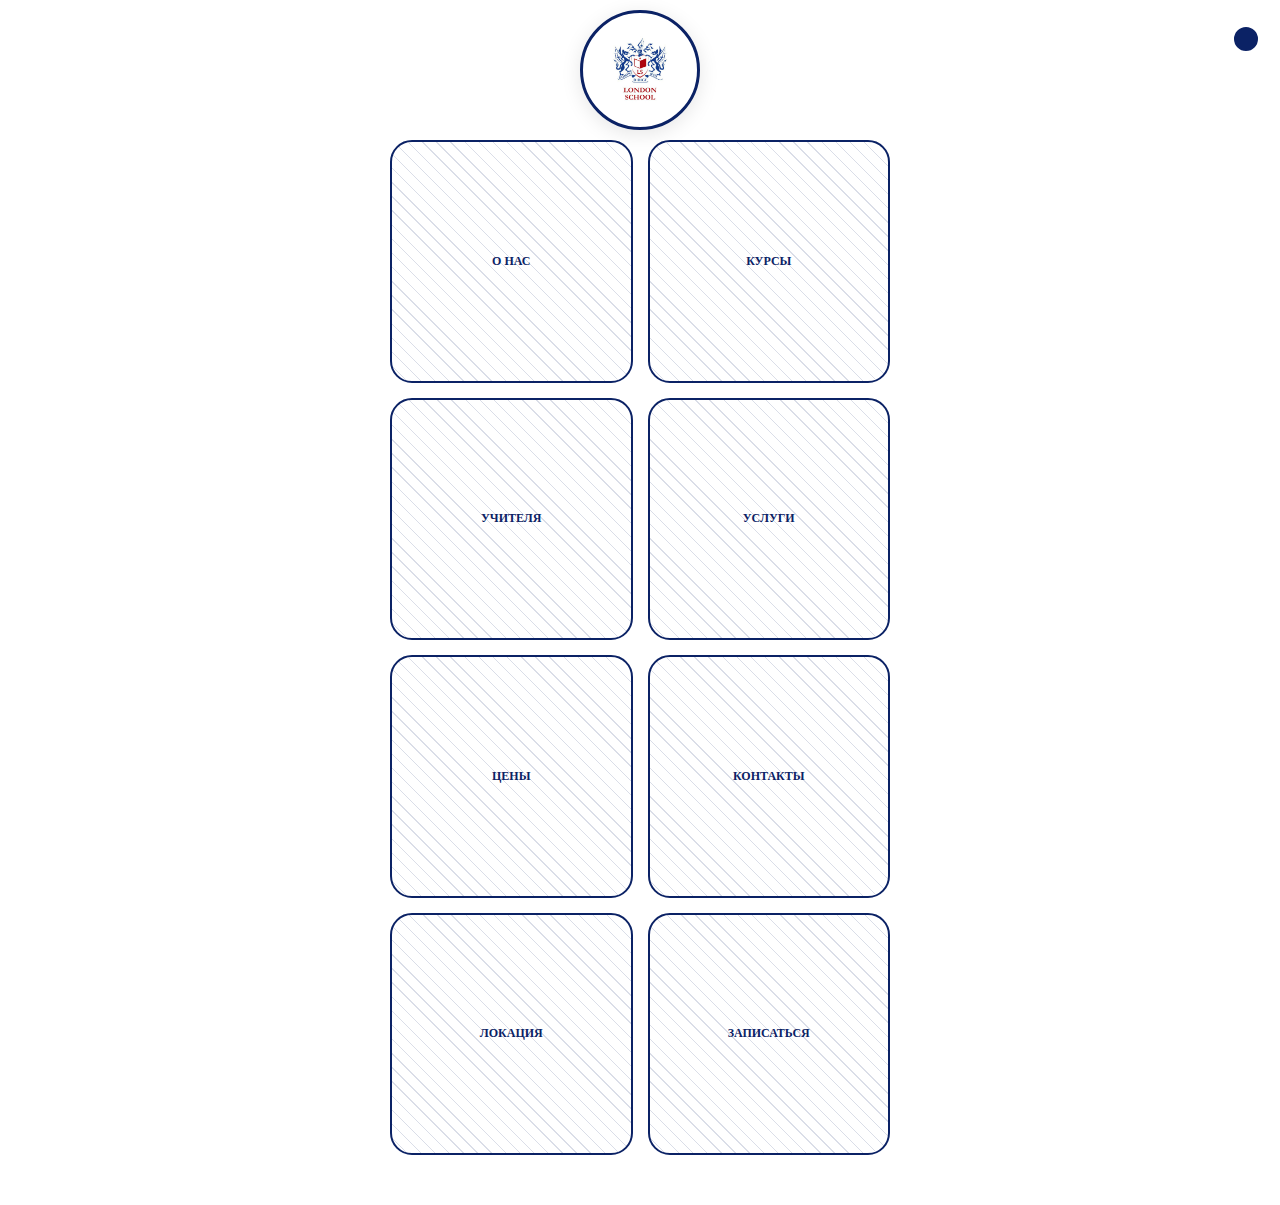
<file: index.html>
<!DOCTYPE html>
<html lang="ru">
<head>
    <link rel="stylesheet" href="style.css">
    <meta charset="UTF-8">
    <meta name="viewport" content="width=device-width, initial-scale=1.0, maximum-scale=1.0, user-scalable=no">
    <title>London School</title>
    <script src="https://telegram.org/js/telegram-web-app.js"></script>
</head>
<body>
    <header class="header-wrapper">
        <div class="island" id="island">
            <img src="logo.jpg" style="width:75%; border-radius:50%;" class="logo-img">
            <div class="island-content">
                <img src="logo.jpg" style="width: 34px; height: 34px; border-radius: 50%;">
                <div class="island-text">LONDON<br>SCHOOL</div>
                <button class="theme-toggle" onclick="toggleTheme(event)"></button>
            </div>
        </div>
        <button class="theme-toggle external-btn" onclick="toggleTheme(event)"></button>
    </header>
    <main class="grid">
        <div class="card" onclick="handleCardClick('О нас')"><div class="card-pattern"></div><h2>О нас</h2></div>
        <div class="card" onclick="handleCardClick('Курсы')"><div class="card-pattern"></div><h2>Курсы</h2></div>
        <div class="card" onclick="handleCardClick('Учителя')"><div class="card-pattern"></div><h2>Учителя</h2></div>
        <div class="card" onclick="window.location.href='services.html'"><div class="card-pattern"></div><h2>Услуги</h2></div>
        <div class="card" onclick="handleCardClick('Цены')"><div class="card-pattern"></div><h2>Цены</h2></div>
        <div class="card" onclick="handleCardClick('Контакты')"><div class="card-pattern"></div><h2>Контакты</h2></div>
        <div class="card" onclick="handleCardClick('Гео-позиция')"><div class="card-pattern"></div><h2>Локация</h2></div>
        <div class="card" onclick="handleCardClick('Записаться')"><div class="card-pattern"></div><h2>Записаться</h2></div>
    </main>
    <script>
        const tg = window.Telegram.WebApp;
        const island = document.getElementById('island');
        const body = document.body;

        const savedTheme = localStorage.getItem('theme');

        if (!savedTheme) {
            localStorage.setItem('theme', 'light');
        }

        if (savedTheme === 'dark') {
            body.setAttribute('data-theme', 'dark');
        }

        // --- НОВЫЙ КОД ДЛЯ ФИКСА СКРОЛЛА ---
        // 1. Принудительно кидаем страницу в самый верх
        window.scrollTo(0, 0);
        
        setTimeout(() => {
            body.classList.remove('no-scroll');
        }, 1800);
        // -----------------------------------

        window.addEventListener('scroll', () => {
            if (window.scrollY > 35) {
                island.classList.add('active');
                body.classList.add('is-scrolled');
            } else {
                island.classList.remove('active');
                body.classList.remove('is-scrolled');
            }
        });

        function toggleTheme(e) {
            e.preventDefault();
            if (tg.HapticFeedback) tg.HapticFeedback.impactOccurred('medium');
            
            if (body.getAttribute('data-theme') === 'dark') {
                body.removeAttribute('data-theme');
                localStorage.setItem('theme', 'light'); // Сохраняем светлую
            } else {
                body.setAttribute('data-theme', 'dark');
                localStorage.setItem('theme', 'dark');  // Сохраняем темную
            }
        }

        function handleCardClick(name) {
            if (tg.HapticFeedback) {
                tg.HapticFeedback.impactOccurred('light');
            }
            setTimeout(() => {
                console.log("Переход в раздел: " + name);
            }, 100);
        }
    </script>
</body>
</html>
</file>
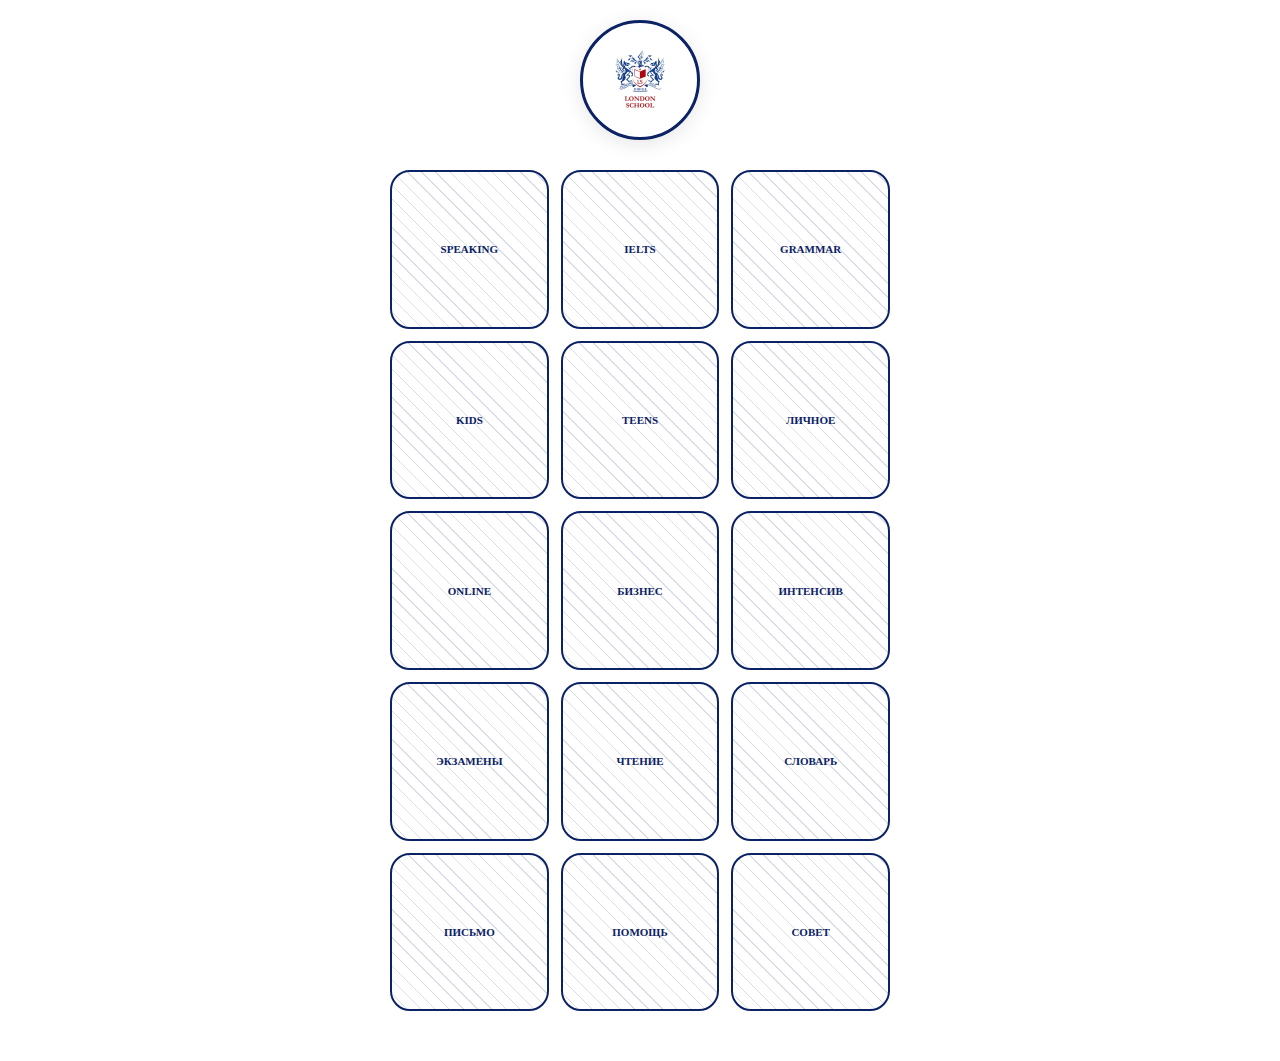
<file: services.html>
<!DOCTYPE html>
<html lang="ru">
<head>
    <meta charset="UTF-8">
    <meta name="viewport" content="width=device-width, initial-scale=1.0, maximum-scale=1.0, user-scalable=no">
    <title>London School - Услуги</title>
    <link rel="stylesheet" href="services.css">
    <script src="https://telegram.org/js/telegram-web-app.js"></script>
</head>
<body>

    <header class="header-wrapper">
        <div class="island" id="island">
            <div class="island-logo">
                <img src="logo.jpg" alt="logo" style="width: 80px; height: 80px; object-fit: contain;">
            </div>

            <div class="island-content">
                <button class="control-btn" onclick="window.location.href='index.html'">
                    <svg viewBox="0 0 24 24"><path d="M20,11V13H8L13.5,18.5L12.08,19.92L4.16,12L12.08,4.08L13.5,5.5L8,11H20Z" /></svg>
                </button>
                
                <div class="island-text">Услуги</div>
                
                <button class="control-btn theme-toggle" onclick="toggleTheme(event)">
                    <svg viewBox="0 0 24 24" style="width:14px; height:14px;"><circle cx="12" cy="12" r="9" fill="none" stroke="currentColor" stroke-width="2"/></svg>
                </button>
            </div>
        </div>
    </header>

    <main class="grid">
        <div class="card" onclick="handleCardClick('Speaking')"><div class="card-pattern"></div><h2>Speaking</h2></div>
        <div class="card" onclick="handleCardClick('IELTS')"><div class="card-pattern"></div><h2>IELTS</h2></div>
        <div class="card" onclick="handleCardClick('Grammar')"><div class="card-pattern"></div><h2>Grammar</h2></div>
        <div class="card" onclick="handleCardClick('Kids')"><div class="card-pattern"></div><h2>Kids</h2></div>
        <div class="card" onclick="handleCardClick('Teens')"><div class="card-pattern"></div><h2>Teens</h2></div>
        <div class="card" onclick="handleCardClick('Individual')"><div class="card-pattern"></div><h2>ЛИЧНОЕ</h2></div>
        <div class="card" onclick="handleCardClick('Online')"><div class="card-pattern"></div><h2>ONLINE</h2></div>
        <div class="card" onclick="handleCardClick('Business')"><div class="card-pattern"></div><h2>БИЗНЕС</h2></div>
        <div class="card" onclick="handleCardClick('Intensive')"><div class="card-pattern"></div><h2>ИНТЕНСИВ</h2></div>
        <div class="card" onclick="handleCardClick('Exams')"><div class="card-pattern"></div><h2>ЭКЗАМЕНЫ</h2></div>
        <div class="card" onclick="handleCardClick('Reading')"><div class="card-pattern"></div><h2>ЧТЕНИЕ</h2></div>
        <div class="card" onclick="handleCardClick('Vocab')"><div class="card-pattern"></div><h2>СЛОВАРЬ</h2></div>
        <div class="card" onclick="handleCardClick('Writing')"><div class="card-pattern"></div><h2>ПИСЬМО</h2></div>
        <div class="card" onclick="handleCardClick('Support')"><div class="card-pattern"></div><h2>ПОМОЩЬ</h2></div>
        <div class="card" onclick="handleCardClick('Consult')"><div class="card-pattern"></div><h2>СОВЕТ</h2></div>
    </main>

    <script>
        const tg = window.Telegram.WebApp;
        const body = document.body;
        const island = document.getElementById('island');

        const savedTheme = localStorage.getItem('theme') || 'light';
        if (savedTheme === 'dark') body.setAttribute('data-theme', 'dark');

        window.onload = () => {
            setTimeout(() => {
                island.classList.add('active');
            }, 800);
        };

        function toggleTheme(e) {
            e.preventDefault();
            if (tg.HapticFeedback) tg.HapticFeedback.impactOccurred('medium');
            
            if (body.getAttribute('data-theme') === 'dark') {
                body.removeAttribute('data-theme');
                localStorage.setItem('theme', 'light');
            } else {
                body.setAttribute('data-theme', 'dark');
                localStorage.setItem('theme', 'dark');
            }
        }

        function goBack() {
            if (tg.HapticFeedback) tg.HapticFeedback.impactOccurred('light');
            window.history.back();
        }

        function handleCardClick(name) {
            if (tg.HapticFeedback) tg.HapticFeedback.impactOccurred('light');
            console.log("Раздел: " + name);
        }

        tg.ready();
    </script>
</body>

</html>
</file>
<file: style.css>
html, body {
    overflow-anchor: none; 
}

:root {
    --bg-color: #ffffff;
    --logo-blue: #0b2265; 
    --logo-red: #8b0000;
    --text-color: #0b2265;
    --card-border: #0b2265;
    --pattern-color: #0b2265;
    --btn-toggle-bg: #0b2265;
}

[data-theme="dark"] {
    --bg-color: #0b2265;
    --text-color: #ffffff;
    --card-border: #ffffff;
    --pattern-color: #ffffff;
    --btn-toggle-bg: #ffffff;
}

* {
    box-sizing: border-box;
    margin: 0; padding: 0;
    -webkit-tap-highlight-color: transparent;
    user-select: none;
}

body {
    background-color: var(--bg-color);
    color: var(--text-color);
    transition: background-color 0.4s ease;
    min-height: 100vh;
    display: flex;
    flex-direction: column;
    align-items: center;
    padding: 0 15px 50px;
    font-family: -apple-system, BlinkMacSystemFont, 'Segoe UI', Roboto, sans-serif;
}

@keyframes slideUpFade {
    0% {
        opacity: 0;
        transform: translateY(60px);
    }
    100% {
        opacity: 1;
        transform: translateY(0);
    }
}

@keyframes slideUpFadeBtn {
    0% {
        opacity: 0;
        transform: translateY(60px) scale(1);
    }
    100% {
        opacity: 1;
        transform: translateY(0) scale(1);
    }
}

.header-wrapper {
    position: sticky;
    top: 0;
    width: 100%;
    height: 140px;
    z-index: 2000;
    display: flex;
    justify-content: center;
    align-items: center;
    pointer-events: none;
}

.island {
    position: absolute;
    width: 120px;
    height: 120px;
    background-color: #ffffff;
    border: 3px solid #0b2265;
    border-radius: 60px;
    display: flex;
    align-items: center;
    justify-content: center;
    transition: all 0.5s cubic-bezier(0.18, 0.89, 0.32, 1.28);
    pointer-events: auto;
    will-change: width, height, top;
    box-shadow: 0 4px 20px rgba(0,0,0,0.1);
    animation: slideUpFade 0.6s cubic-bezier(0.18, 0.89, 0.32, 1.28) backwards;
}

.island.active {
    width: 300px;
    height: 56px;
    border-radius: 28px;
    padding: 0 16px;
    top: 25px;
}

.island-content {
    display: none;
    width: 100%;
    align-items: center;
    justify-content: space-between;
}

.island.active .logo-img { display: none; }
.island.active .island-content { display: flex; }

.island-text {
    color: var(--logo-red);
    font-family: "Times New Roman", Times, serif;
    font-weight: bold;
    font-size: 13px;
    text-align: center;
    line-height: 1.1;
    text-transform: uppercase;
    letter-spacing: 1px;
}

.theme-toggle {
    width: 28px;
    height: 28px;
    border-radius: 50%;
    background-color: var(--btn-toggle-bg) !important;
    border: none;
    cursor: pointer;
    transition: background-color 0.3s ease, transform 0.2s ease, opacity 0.2s ease;
    outline: none;
    -webkit-appearance: none;
    box-shadow: none;
}

[data-theme="dark"] .island .theme-toggle {
    border: 2px solid #0b2265;
}

.theme-toggle:hover {
    transform: scale(1.1);
}

.theme-toggle:active {
    transform: scale(0.9);
}

.external-btn {
    position: fixed;
    top: 25px;
    right: 20px;
    z-index: 1100;
    pointer-events: auto;
    border: 2.5px solid var(--bg-color);
    opacity: 1;
    transition: opacity 0.3s ease, transform 0.3s ease;
    animation: slideUpFadeBtn 0.5s ease-out 1.2s backwards;
}

body.is-scrolled .external-btn {
    opacity: 0;
    pointer-events: none;
    transform: scale(0.5);
}

.grid {
    display: grid;
    grid-template-columns: 1fr 1fr;
    gap: 15px;
    width: 100%;
    max-width: 500px;
}

.card {
    border: 2px solid var(--card-border);
    border-radius: 22px;
    aspect-ratio: 1;
    display: flex;
    align-items: center;
    justify-content: center;
    position: relative;
    overflow: hidden;
    background-color: transparent;
    cursor: pointer;
    transition: transform 0.2s ease, background-color 0.3s ease, color 0.3s ease;
    animation: slideUpFade 0.5s ease-out backwards;
}

.card:nth-child(1), .card:nth-child(2) { animation-delay: 0.2s; }
.card:nth-child(3), .card:nth-child(4) { animation-delay: 0.4s; }
.card:nth-child(5), .card:nth-child(6) { animation-delay: 0.6s; }
.card:nth-child(7), .card:nth-child(8) { animation-delay: 0.8s; }

.card:hover {
    background-color: var(--card-border);
    color: var(--bg-color);
    transform: translateY(-5px);
}

.card:active {
    transform: scale(0.94) translateY(0);
    transition: transform 0.1s;
}

.card:hover .card-pattern {
    background-image: repeating-linear-gradient(45deg, var(--bg-color), var(--bg-color) 1px, transparent 1px, transparent 10px);
    opacity: 0.3;
}

.card h2 { 
    font-size: 12px; 
    z-index: 2; 
    text-transform: uppercase; 
    font-weight: 800;
    pointer-events: none;
    font-family: "Times New Roman", Times, serif;
}

.card-pattern {
    position: absolute;
    inset: 0;
    background-image: repeating-linear-gradient(45deg, var(--pattern-color), var(--pattern-color) 1px, transparent 1px, transparent 10px);
    opacity: 0.15;
    z-index: 1;
    transition: background-image 0.2s;
}

.card:active .card-pattern {
    background-image: repeating-linear-gradient(45deg, var(--bg-color), var(--bg-color) 1px, transparent 1px, transparent 10px);
    opacity: 0.4;

}
</file>
<file: services.css>
html, body {
    overflow-anchor: none;
}

:root {
    --bg-color: #ffffff;
    --logo-blue: #0b2265; 
    --logo-red: #8b0000;
    --text-color: #0b2265;
    --card-border: #0b2265;
    --pattern-color: #0b2265;
    --btn-toggle-bg: #0b2265;
}

[data-theme="dark"] {
    --bg-color: #0b2265;
    --text-color: #ffffff;
    --card-border: #ffffff;
    --pattern-color: #ffffff;
    --btn-toggle-bg: #ffffff;
}

* {
    box-sizing: border-box;
    margin: 0; padding: 0;
    -webkit-tap-highlight-color: transparent;
    user-select: none;
}

body {
    background-color: var(--bg-color);
    color: var(--text-color);
    transition: background-color 0.4s ease;
    min-height: 100vh;
    display: flex;
    flex-direction: column;
    align-items: center;
    padding: 0 15px 50px;
    font-family: -apple-system, BlinkMacSystemFont, 'Segoe UI', Roboto, sans-serif;
}

@keyframes slideUpFade {
    0% { opacity: 0; transform: translateY(60px); }
    100% { opacity: 1; transform: translateY(0); }
}

.header-wrapper {
    position: sticky;
    top: 0;
    width: 100%;
    height: 160px;
    z-index: 2000;
    display: flex;
    justify-content: center;
    align-items: center;
    pointer-events: none;
}

.island {
    position: absolute;
    width: 120px;
    height: 120px;
    background-color: #ffffff;
    border: 3px solid #0b2265;
    border-radius: 60px;
    display: flex;
    align-items: center;
    justify-content: center;
    transition: all 0.5s cubic-bezier(0.18, 0.89, 0.32, 1.28);
    pointer-events: auto;
    will-change: width, height, top;
    box-shadow: 0 4px 20px rgba(0,0,0,0.1);
    overflow: hidden;
    animation: slideUpFade 0.6s cubic-bezier(0.18, 0.89, 0.32, 1.28) backwards;
}

.island.active {
    width: 320px;
    height: 60px;
    border-radius: 30px;
    padding: 0 16px;
    top: 50px;
}

.island-logo {
    width: 100%;
    height: 100%;
    display: flex;
    align-items: center;
    justify-content: center;
    transition: opacity 0.3s;
}

.island-logo img {
    width: 75%;
    height: 75%;
    object-fit: contain;
}

.island.active .island-logo { display: none; }

.island-content {
    display: none;
    width: 100%;
    align-items: center;
    justify-content: space-between;
}

.island.active .island-content { display: flex; }

.island-text {
    color: var(--logo-red);
    font-family: "Times New Roman", Times, serif;
    font-weight: bold;
    font-size: 14px;
    text-align: center;
    line-height: 1.1;
    text-transform: uppercase;
    letter-spacing: 1px;
    flex: 1;
}

.control-btn {
    width: 38px;
    height: 38px;
    border-radius: 50%;
    background-color: var(--btn-toggle-bg) !important;
    border: 2.5px solid #ffffff !important;
    cursor: pointer;
    display: flex;
    align-items: center;
    justify-content: center;
    transition: transform 0.2s ease;
    flex-shrink: 0;
}

.control-btn:active { transform: scale(0.85); }

[data-theme="dark"] .island .control-btn {
    border: 2.5px solid #0b2265 !important;
    background-color: #ffffff !important;
}

.control-btn svg {
    width: 18px;
    height: 18px;
    fill: #ffffff;
}

[data-theme="dark"] .control-btn svg {
    fill: #0b2265;
}

.control-btn svg circle, .control-btn circle { display: none !important; }

.grid {
    display: grid;
    grid-template-columns: repeat(3, 1fr); 
    gap: 12px;
    width: 100%;
    max-width: 500px;
    margin-top: 10px;
}

.card {
    border: 2.5px solid var(--card-border);
    border-radius: 20px;
    aspect-ratio: 1;
    display: flex;
    align-items: center;
    justify-content: center;
    position: relative;
    overflow: hidden;
    background-color: transparent;
    cursor: pointer;
    transition: transform 0.2s ease, background-color 0.3s ease, color 0.3s ease;
    animation: slideUpFade 0.5s ease-out backwards;
}

.card:nth-child(1), .card:nth-child(2), .card:nth-child(3) { animation-delay: 0.2s; }
.card:nth-child(4), .card:nth-child(5), .card:nth-child(6) { animation-delay: 0.4s; }
.card:nth-child(7), .card:nth-child(8), .card:nth-child(9) { animation-delay: 0.6s; }
.card:nth-child(10), .card:nth-child(11), .card:nth-child(12) { animation-delay: 0.8s; }
.card:nth-child(13), .card:nth-child(14), .card:nth-child(15) { animation-delay: 1.0s; }
.card:nth-child(16), .card:nth-child(17), .card:nth-child(18) { animation-delay: 1.2s; }

.card:hover, .card:active {
    background-color: var(--card-border);
    color: var(--bg-color);
    transform: translateY(-5px);
}

.card:active {
    transform: scale(0.92) translateY(0);
}

.card h2 { 
    font-size: 11px; 
    z-index: 2; 
    text-transform: uppercase; 
    font-weight: 800;
    pointer-events: none;
    font-family: "Times New Roman", Times, serif;
    text-align: center;
    padding: 2px;
}

.card-pattern {
    position: absolute;
    inset: 0;
    background-image: repeating-linear-gradient(45deg, var(--pattern-color), var(--pattern-color) 1px, transparent 1px, transparent 10px);
    opacity: 0.15;
    z-index: 1;
    transition: opacity 0.2s;
}

.card:hover .card-pattern, .card:active .card-pattern {
    background-image: repeating-linear-gradient(45deg, var(--bg-color), var(--bg-color) 1px, transparent 1px, transparent 10px);
    opacity: 0.35;
}
</file>
